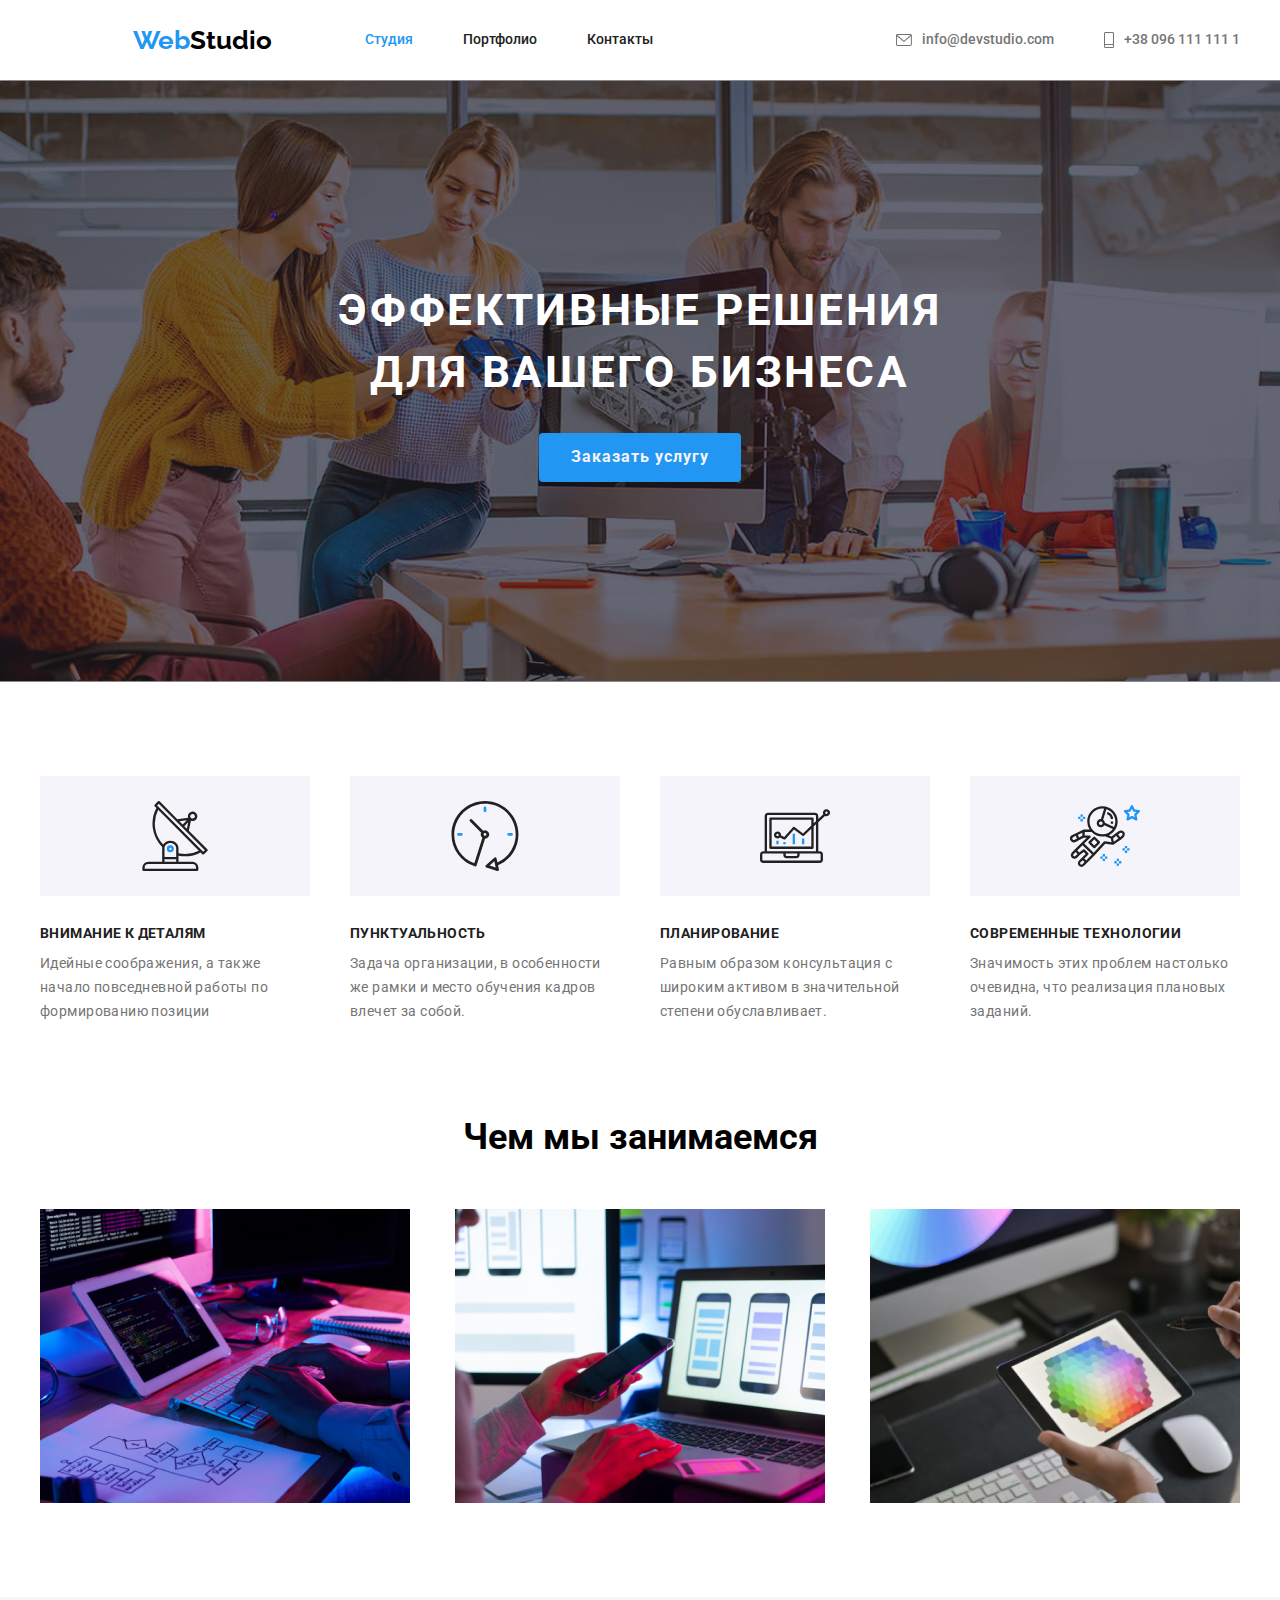
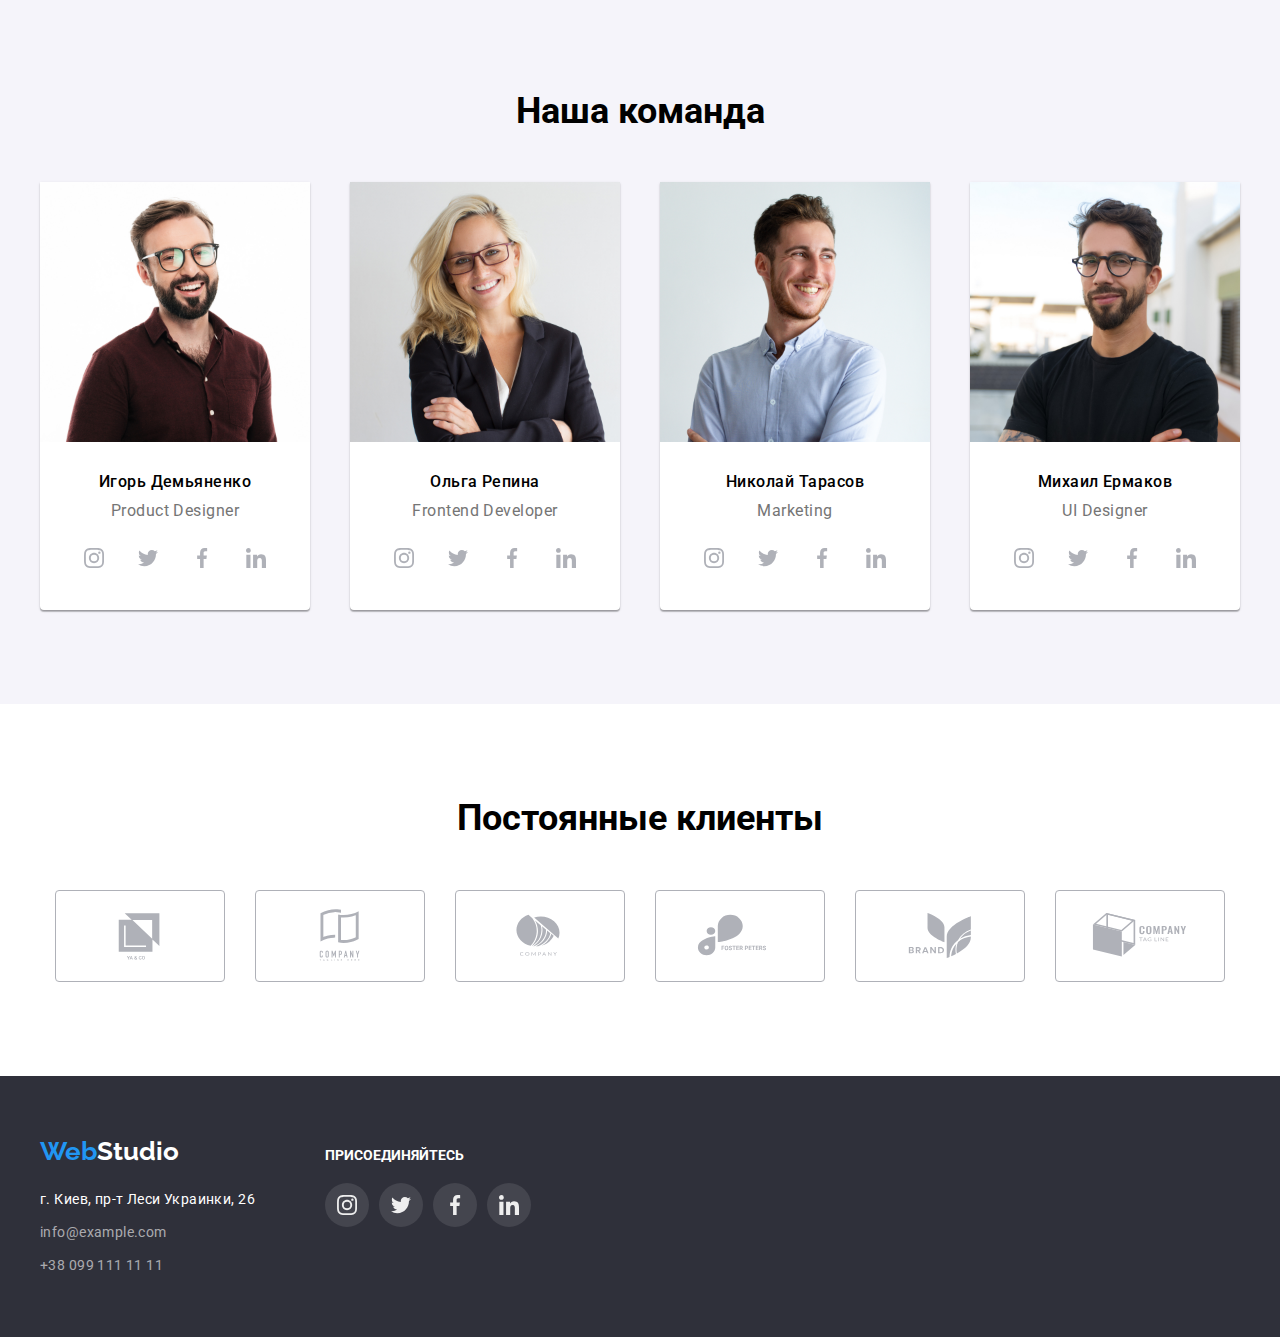
<file: index.html>
<!DOCTYPE html>
<html lang="ru">
<head>
  <meta charset="UTF-8">
  <meta http-equiv="X-UA-Compatible" content="IE=edge">
  <meta name="viewport" content="width=device-width, initial-scale=1.0">
 <title>WebStudio</title>
 <link href="https://fonts.googleapis.com/css2?family=Raleway:wght@700&family=Roboto:wght@400;500;700;900&display=swap" rel="stylesheet"> 
 <link rel="stylesheet" href="https://cdnjs.cloudflare.com/ajax/libs/modern-normalize/1.1.0/modern-normalize.min.css">
 <link rel="stylesheet" href="./css/styles.css"/>
</head>

<body>

<!--- Шапка сайта -->
 
  <header>
    <div  class="container page-header">
    <nav class="site-nav">
      <a href="./index.html" class="logo logos" lang="en" style= "color: #2196F3;">Web<span class="logo-second logos">Studio</span></a>
      <ul class="nav">
            <li class="item">
              <a href="./studio.tml" class="link" style= "color: #2196F3;">Студия</a>
            </li>
            <li class="item"><a href="./portfolio.html" class="link">Портфолио</a>
            </li>
            <li class="item"><a href="" class="link">Контакты</a>
            </li>
          </ul>
      </nav>
      
        <ul class="contact-nav">
        <li>
           <a class="nav-contact" href="mailto:info@devstudio.com" > 
              <svg class="icon-mail" width = "16" height = "12" >
            <use href="./images/icons.svg#envelope"></use>
          </svg>info@devstudio.com</a>
        </li>
       <li>
          <a class="nav-contact"   href="tel:+380961111111" ><svg class="icon-item" width = "10" height = "16">
            <use href="./images/icons.svg#smartfone"></use></svg>+38 096 111 111 1 </a>
          </li>
         </ul>
        </div>
      
  </header>
 <main>

<section class="hero">
  <div class="container">
  <h1 class="hero-title">Эффективные решения  для вашего бизнеса</h1>
  
  <button type="button" class="button-header">Заказать услугу</button>
</div>
</section>

<!-- характеристики -->

<section class="section">
  <div class="container">


  <h2 class="visually-hidden"> Характеристики </h2>
   <ul class="featurest-list">
   <li class="item ">
     <div class=" rectangia ">
    <svg  width = "70" height = "70">
      <use href="./images/icons.svg#antenna"></use>
    </svg>
  </div>
    <h3 class="section-title"> Внимание к деталям </h3>
     <p class="feature-text"> Идейные соображения, а также начало повседневной работы по формированию позиции</p>
  </li>
  <li class="item">
    <div class=" rectangia ">
    <svg  width = "70" height = "70">
      <use href="./images/icons.svg#clock"></use>
    </svg>
    </div>
    <h3 class="section-title">Пунктуальность</h3>
    <p class="feature-text"> Задача организации, в особенности же рамки и место обучения кадров влечет за собой. </p>
  </li>
  
  <li class="item">
    <div class=" rectangia ">
    <svg  width = "70" height = "70">
      <use href="./images/icons.svg#diagram"></use>
    </svg>
    </div>
    <h3 class="section-title">Планирование</h3>
     <p class="feature-text"> Равным образом консультация с широким активом в значительной степени обуславливает.</p>
  </li>
 <li class="item">
  <div class=" rectangia ">
  <svg  width = "70" height = "70">
    <use href="./images/icons.svg#astronaut"></use>
  </svg>
  </div>
      <h3 class="section-title">Современные технологии</h3>
      <p class="feature-text">Значимость этих проблем настолько очевидна, что реализация плановых заданий.</p>
</li>
  </ul>
</div>
</section>
 
<!-- Деятельность -->
<section class="section  blok">
  <div class="container">
 <h2 class="box-header"> Чем мы занимаемся</h2>
  <ul class="box-img">
   <li class="item">
<img src="./images/img(3).png" alt="Набор кода в программе" width="370"> </li>
<li class="item">
  <img src="./images/img(4).png" alt="Процесс работы телефон с компьютером" width="370"> </li>
  <li class="item">
    <img src="./images/img(5).png" alt="Работа с графикой" width="370"> </li>
</ul>
</div>
</section>

  <!-- Команда -->

  <section class="section cooper">
    <div class="container">
    <h2 class="team-header"> Наша команда </h2>
<ul class="team-card">
    <li class="worker"> <img src="./images/demynenko.jpg" alt="Фото Демьяненко" width="270">
    <div class="team">
    <h3 class="text">Игорь Демьяненко</h3> 
    <p class="srift"> Product Designer</p>
     <ul class="socials">
       <li class="socials-item">
         <a class="socials-link" href="">
      <svg class="socials-icon"  width="20" height="20" >
        <use href="./images/icons.svg#instagram" width = "20px" height = "20px"></use>
      </svg>
    </a>
    </li>
    <li class="socials-item">
      <a class="socials-link" href="">
      <svg class="socials-icon"  width="20" height="20">
        <use href="./images/icons.svg#twitter"></use>
      </svg>
      </a>
    </li>
    <li class="socials-item">
      <a class="socials-link" href="">
      <svg class="socials-icon"  width="20" height="20">
        <use href="./images/icons.svg#facebook"></use>
      </svg>
    </a>
    </li>
    <li class="socials-item">
      <a class="socials-link" href="">
      <svg class="socials-icon"  width="20" height="20">
        <use href="./images/icons.svg#linkedin"></use>
      </svg>
      </a>
    </li>
    </ul>
</div>
  </li>
  <li class="worker"> <img  src="./images/repina.jpg" alt="Фото Репина" width="270">
      <div class="team">
    <h3 class="text"> Ольга Репина </h3> 
     <p class="srift">Frontend Developer </p> 
     <ul class="socials">
      <li class="socials-item">
        <a class="socials-link" href="">
     <svg class="socials-icon"  width="20" height="20" >
       <use href="./images/icons.svg#instagram" width = "20px" height = "20px"></use>
     </svg>
   </a>
   </li>
   <li class="socials-item">
     <a class="socials-link" href="">
     <svg class="socials-icon"  width="20" height="20">
       <use href="./images/icons.svg#twitter"></use>
     </svg>
     </a>
   </li>
   <li class="socials-item">
     <a class="socials-link" href="">
     <svg class="socials-icon"  width="20" height="20">
       <use href="./images/icons.svg#facebook"></use>
     </svg>
   </a>
   </li>
   <li class="socials-item">
     <a class="socials-link" href="">
     <svg class="socials-icon"  width="20" height="20">
       <use href="./images/icons.svg#linkedin"></use>
     </svg>
     </a>
   </li>
   </ul>
    </div>
  </li>
    <li class="worker"> <img src="./images/tarasov.jpg" alt="Фото Тарасов" width="270">
      <div class="team">
     <h3 class="text"> Николай Тарасов </h3> 
     <p class="srift"> Marketing </p>
     <ul class="socials">
      <li class="socials-item">
        <a class="socials-link" href="">
     <svg class="socials-icon"  width="20" height="20" >
       <use href="./images/icons.svg#instagram" width = "20px" height = "20px"></use>
     </svg>
   </a>
   </li>
   <li class="socials-item">
     <a class="socials-link" href="">
     <svg class="socials-icon"  width="20" height="20">
       <use href="./images/icons.svg#twitter"></use>
     </svg>
     </a>
   </li>
   <li class="socials-item">
     <a class="socials-link" href="">
     <svg class="socials-icon"  width="20" height="20">
       <use href="./images/icons.svg#facebook"></use>
     </svg>
   </a>
   </li>
   <li class="socials-item">
     <a class="socials-link" href="">
     <svg class="socials-icon"  width="20" height="20">
       <use href="./images/icons.svg#linkedin"></use>
     </svg>
     </a>
   </li>
   </ul>
    </div>
   </li>
    <li class="worker"> <img src="./images/ermakov.jpg" alt="Фото Ермаков" width="270">
      <div class="team">
      <h3 class="text"> Михаил Ермаков </h3> 
     <p class="srift"> UI Designer </p> 
     <ul class="socials">
      <li class="socials-item">
        <a class="socials-link" href="">
     <svg class="socials-icon"  width="20" height="20" >
       <use href="./images/icons.svg#instagram" width = "20px" height = "20px"></use>
     </svg>
   </a>
   </li>
   <li class="socials-item">
     <a class="socials-link" href="">
     <svg class="socials-icon"  width="20" height="20">
       <use href="./images/icons.svg#twitter"></use>
     </svg>
     </a>
   </li>
   <li class="socials-item">
     <a class="socials-link" href="">
     <svg class="socials-icon"  width="20" height="20">
       <use href="./images/icons.svg#facebook"></use>
     </svg>
   </a>
   </li>
   <li class="socials-item">
     <a class="socials-link" href="">
     <svg class="socials-icon"  width="20" height="20">
       <use href="./images/icons.svg#linkedin"></use>
     </svg>
     </a>
   </li>
   </ul>
      </div>
    </li>
  </ul>
</div>
</section>

<section class="section">
<div class="container">
<h2 class="team-header"> Постоянные клиенты </h2>
<ul class="constanta">
  <li class="client-item">
    <a class="client" href="">
      <svg class="client-icon" width="106" height="60" >
        <use href="./images/icons.svg#Logo6">
      </use>
      </svg>
    </a>
  </li>
  <li class="client-item">
    <a class="client"  href="">
      <svg class="client-icon" width="106" height="60">
        <use href="./images/icons.svg#Logo4">
      </use>
      </svg>
    </a>
  </li>
  <li class="client-item">
    <a class="client" href="">
      <svg class="client-icon" width="106" height="60" >
        <use href="./images/icons.svg#Logo3">
      </use>
      </svg>
    </a>
  </li>
  <li class="client-item">
    <a class="client"  href="">
      <svg class="client-icon" width="106" height="60" >
        <use href="./images/icons.svg#Logo2">
      </use>
      </svg>
    </a>
  </li>
  <li class="client-item">
    <a class="client"  href="">
      <svg class="client-icon" width="106" height="60">
        <use href="./images/icons.svg#Logo1">
      </use>
      </svg>
    </a>
  </li>
  <li class="client-item">
    <a class="client"  href="">
      <svg class="client-icon" width="106" height="60">
        <use href="./images/icons.svg#Logo">
      </use>
      </svg>
    </a>
  </li>
</ul>
</div>
</section>
</main>

<footer>
  
  <div class="footer">
    <div class="container  footer-container">
      <div class="podval">
     <a href="./index.html" class="logo logos" lang="en" style="color: #2196F3;">Web<span class="logo-second name  logos">Studio</span></a>
      <address>
       <ul class="contact">
      <li > <a class="litter-contact  map" href="https://www.google.com/maps/place/%D0%B1%D1%83%D0%BB.+%D0%9B%D0%B5%D1%81%D0%B8+%D0%A3%D0%BA%D1%80%D0%B0%D0%B8%D0%BD%D0%BA%D0%B8,+26,+%D0%9A%D0%B8%D0%B5%D0%B2,+02000/@50.4265807,30.5361971,17z/data=!3m1!4b1!4m5!3m4!1s0x40d4cf0e033ecbe9:0x57a4dffefec77da0!8m2!3d50.4265807!4d30.5383858">г. Киев, пр-т Леси Украинки, 26</a></li>
      <li > <a class="litter-contact  time" href="mailto:info@example.com"> info@example.com </a></li>
      <li > <a class=" point" href="tel:+380991111111"> +38 099 111 11 11 </a></li>
</ul>
</address>
</div>

<div class="all-vector">
 <p class="vector">присоединяйтесь</p>
   
  <ul class="socials">
    <li class="socials-item">
      <a class="socials-footer" href="">
   <svg class="icon-footer"  width="20" height="20" >
     <use href="./images/icons.svg#instagram" width = "20" height = "20"></use>
   </svg>
 </a>
 </li>
 <li class="socials-item">
   <a class="socials-footer" href="">
   <svg class="icon-footer"  width="20" height="20">
     <use href="./images/icons.svg#twitter"></use>
   </svg>
   </a>
 </li>
 <li class="socials-item">
   <a class="socials-footer" href="">
   <svg class="icon-footer"  width="20" height="20">
     <use href="./images/icons.svg#facebook"></use>
   </svg>
 </a>
 </li>
 <li class="socials-item">
   <a class="socials-footer" href="">
   <svg class="icon-footer"  width="20" height="20">
     <use href="./images/icons.svg#linkedin"></use>
   </svg>
   </a>
 </li>
 </ul>
</div>

</div>
</div>

</footer>


</body>
</html>
</file>
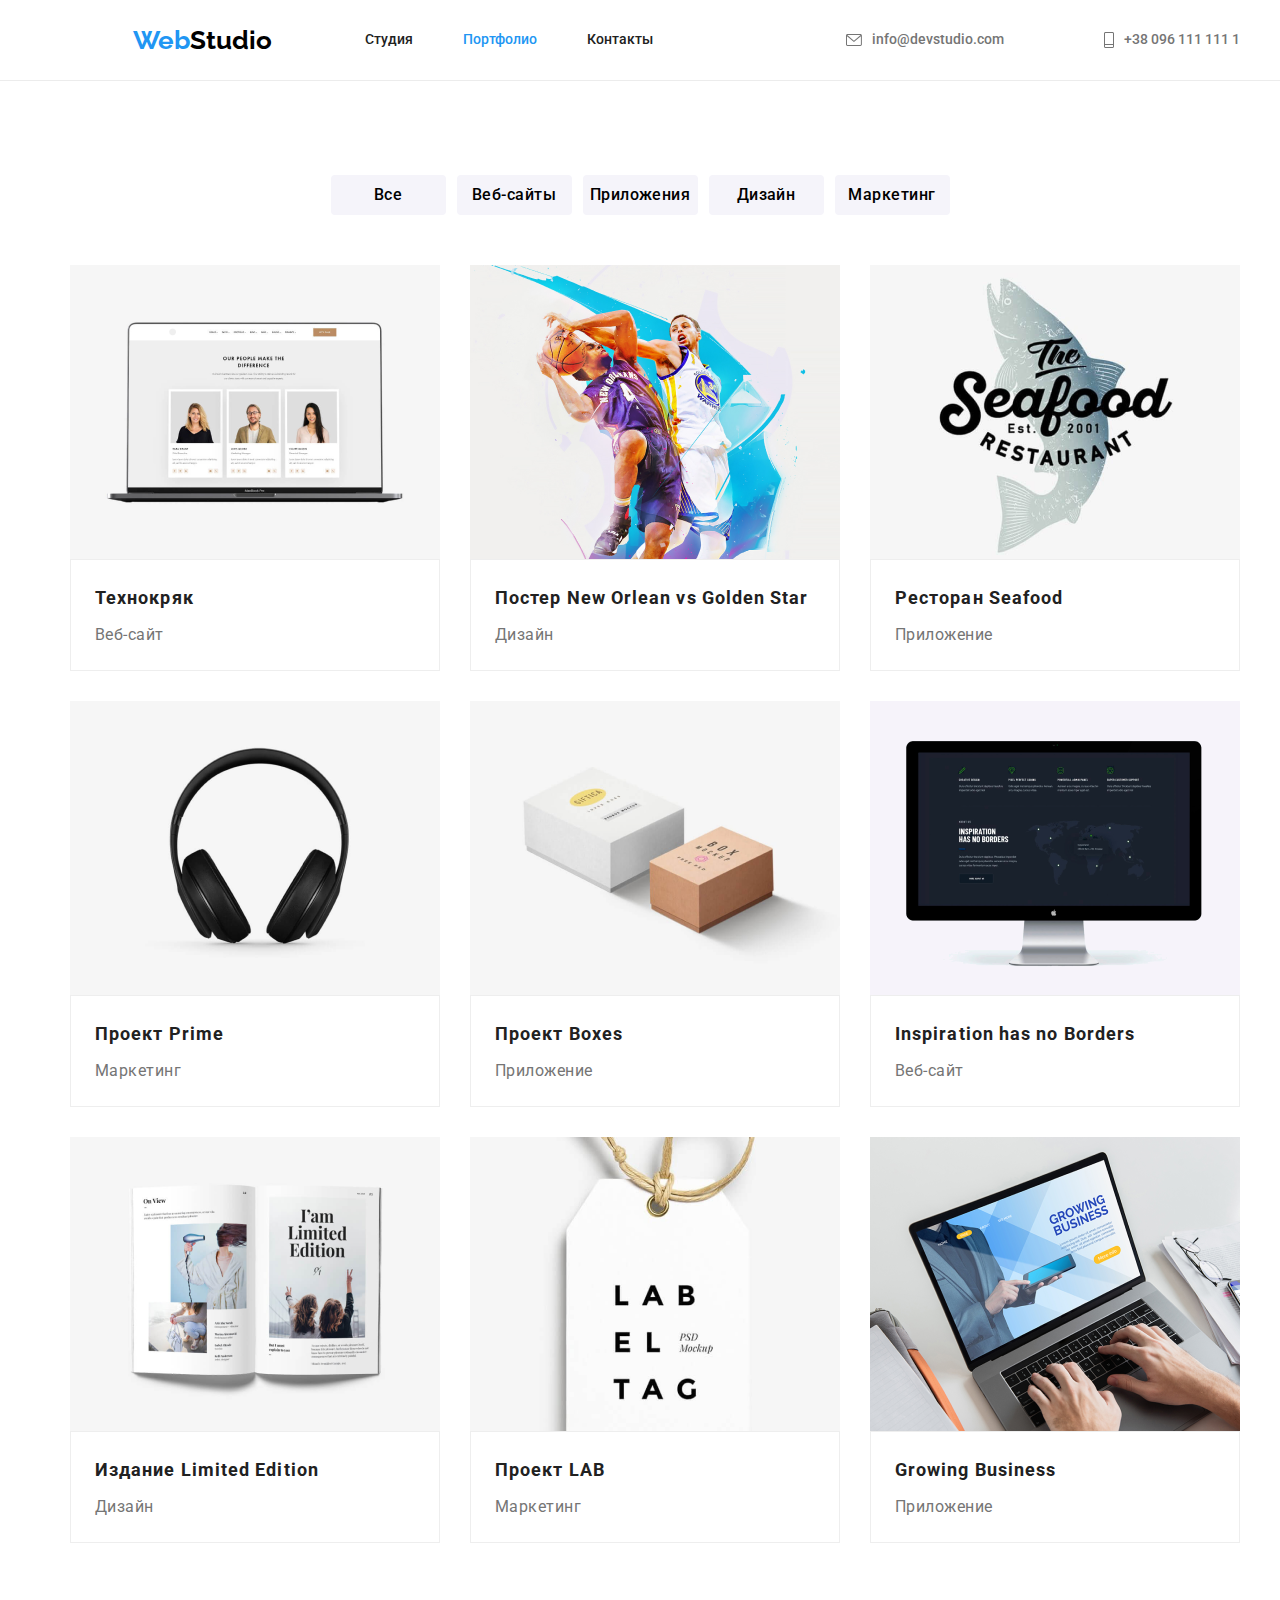
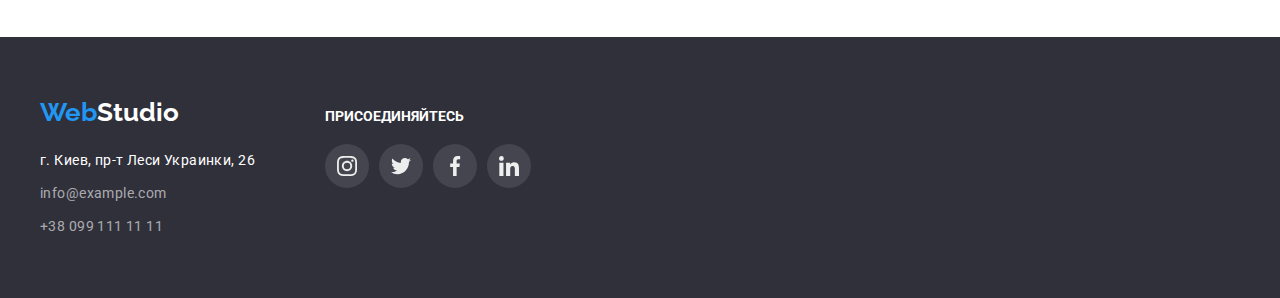
<file: portfolio.html>
<!DOCTYPE html>
<html lang="ru">
<head>
  <meta charset="UTF-8">
  <meta http-equiv="X-UA-Compatible" content="IE=edge">
  <meta name="viewport" content="width=device-width, initial-scale=1.0">
 <title>Document</title>
 <link href="https://fonts.googleapis.com/css2?family=Raleway:wght@700&family=Roboto:wght@400;500;700;900&display=swap" rel="stylesheet"> 
 <link rel="stylesheet" href="https://cdnjs.cloudflare.com/ajax/libs/modern-normalize/1.1.0/modern-normalize.min.css">
 <link rel="stylesheet" href="./css/styles.css" />
</head>

<body>
       
  <header class="header-por">
  <div class="container page-header  " >
  <nav class="site-nav">
      <a href="./index.html" class="logo  logos" lang="en" style= "color: #2196F3;" >Web<span class="logo-second  logos">Studio</span></a>
      <ul class="nav">
            <li class="item"><a href="./index.html" class="link">Студия</a></li>
            <li class="item"><a href="./portfolio.html" class="link"  style= "color: #2196F3;">Портфолио</a></li>
            <li class="item"><a href="" class="link">Контакты</a></li>
          </ul>
        </nav>
        <ul class="contact-nav  link-van">
          <li class="item"><a href="mailto:info@devstudio.com" class="nav-contact"><svg class="icon-mail" width = "16" height = "12" >
            <use href="./images/icons.svg#envelope"></use>
          </svg>info@devstudio.com</a></li>
          <li class="item"><a href="tel:+380961111111" class="nav-contact"><svg class="icon-item" width = "10" height = "16" >
            <use href="./images/icons.svg#smartfone"></use></svg>+38 096 111 111 1</a></li>
         </ul>
  </div>
      </header>


 <main> 
   <section class="section">
  <div class="container">
<h1  class="visually-hidden" >Портфолио</h1>
<div class="filter-nav">
<button type="button" class="filter  but-shadow">Все</button>
<button type="button" class="filter  but-shadow" >Веб-сайты</button>
<button type="button" class="filter  but-shadow">Приложения</button>
<button type="button" class="filter  but-shadow">Дизайн</button>
<button type="button" class="filter  but-shadow" >Маркетинг</button>
</div>


<ul class="portfolio">
  
  <li class="element ">  
    <a  class="span-shadow" href="">
   <img src="./images/texno.png" alt="Технокряк" width="370">
  <div class="box-bottom">
  <h2 class="title">Технокряк</h2>
   <p class="project">Веб-сайт</p>
  </div>
  </a>
</li>



<li class="element">
  <a  class="span-shadow" href="">
  <img src="./images/постер.png" alt="Постер New Orlean vs Golden Star" width="370">
  <div class="box-bottom">
  <h2 class="title">Постер New Orlean vs Golden Star</h2>
  <p class="project">Дизайн</p>
  </div>
</a>
</li>


<li class="element">
  <a  class="span-shadow" href="">
<img src="./images/ресторан.png" alt="Ресторан Seafood" width="370">
<div class="box-bottom">
<h2 class="title">Ресторан Seafood</h2>
<p class="project">Приложение</p>
</div>
</a>
</li>


<li class="element">
  <a class="span-shadow" href="">
  <img src="images/наушники.png" alt="Наушники" width="370">
  <div class="box-bottom">
<h2 class="title"> Проект Prime</h2>
  <p class="project">Маркетинг</p>
</div>
</a>
</li>


  <li class="element">
    <a  class="span-shadow" href="">
<img src="./images/проект.png" alt="Проект" width="370">
  <div class="box-bottom">
  <h2 class="title">Проект Boxes</h2>
  <p class="project">Приложение</p>
</div>
    </a>
</li>

<li class="element">
  <a  class="span-shadow" href="">
 <img src="./images/inspiration.png" alt="Монитор" width="370">
    <div class="box-bottom">
    <h2 class="title">Inspiration has no Borders</h2>
    <p class="project">Веб-сайт</p>
</div>
  </a>
</li>

  <li class="element">
    <a class="span-shadow" href="">
    <img src="./images/издание.png" alt="Журнал" width="370">
      <div class="box-bottom">
      <h2 class="title">Издание Limited Edition</h2>
      <p class="project">Дизайн</p>
  </div>
    </a>
  </li>

    <li class="element">
      <a class="span-shadow" href="">
      <img src="./images/LabelTag.png" alt="Этикетка" width="370">
        <div class="box-bottom">
        <h2 class="title">Проект LAB</h2>
        <p class="project">Маркетинг</p>
    </div>
      </a>
      </li>

      <li class="element">
        <a class="span-shadow" href="">
      <img src="./images/growing.png" alt="Набор текста" width="370">
          <div class="box-bottom">
          <h2 class="title">Growing Business</h2>
          <p class="project">Приложение</p>
      </div>
        </a>
      </li>
</ul>
</div> 
</section>
</main>

 <footer>

  <div class="footer ">
    <div class="container  footer-container">
      <div class="podval">
    <a href="./index.html" class="logo logos" lang="en" style="color: #2196F3;">Web<span class="logo-second name  logos">Studio</span></a>
      <address>
        <ul class="contact">
        <li> <a class="litter-contact map" href="https://www.google.com/maps/place/%D0%B1%D1%83%D0%BB.+%D0%9B%D0%B5%D1%81%D0%B8+%D0%A3%D0%BA%D1%80%D0%B0%D0%B8%D0%BD%D0%BA%D0%B8,+26,+%D0%9A%D0%B8%D0%B5%D0%B2,+02000/@50.4265807,30.5361971,17z/data=!3m1!4b1!4m5!3m4!1s0x40d4cf0e033ecbe9:0x57a4dffefec77da0!8m2!3d50.4265807!4d30.5383858">г. Киев, пр-т Леси Украинки, 26</a></li>
      <li><a class="litter-contact time" href="mailto:info@example.com"> info@example.com </a></li>
      <li ><a class="point" href="tel:+380991111111"> +38 099 111 11 11 </a></li>
      </ul>
    </address>
  </div>
  <div class="all-vector">
    <p class="vector">присоединяйтесь</p>
      
     <ul class="socials">
       <li class="socials-item">
         <a class="socials-footer" href="">
      <svg class="icon-footer"  width="20" height="20" >
        <use href="./images/icons.svg#instagram" width = "20" height = "20"></use>
      </svg>
    </a>
    </li>
    <li class="socials-item">
      <a class="socials-footer" href="">
      <svg class="icon-footer"  width="20" height="20">
        <use href="./images/icons.svg#twitter"></use>
      </svg>
      </a>
    </li>
    <li class="socials-item">
      <a class="socials-footer" href="">
      <svg class="icon-footer"  width="20" height="20">
        <use href="./images/icons.svg#facebook"></use>
      </svg>
    </a>
    </li>
    <li class="socials-item">
      <a class="socials-footer" href="">
      <svg class="icon-footer"  width="20" height="20">
        <use href="./images/icons.svg#linkedin"></use>
      </svg>
      </a>
    </li>
    </ul>
   </div>
    </div>
    </div>
  </footer>

</body>

</html>
</file>
<file: css/styles.css>
/*Цвет основного текста color: #212121 */
/* цвет вторичного текста #757575 */
/*акцент #2196F3 */

:root {
    --primary-text-color: #212121;
    --title-text-color:#757575;
    --accent-color: #2196f3;
    --primary-bg-color:#F5F4FA;
}

body { 
    font-family:Roboto,sans-serif;
    font-size:14px;
    background-color: var(--primary-text-color--);
    color: var(--primary-bg-color--)
}
h1, h2, h3, h4, h5, h6,p{margin: 0px;
  padding: 0px;}

.list{ list-style: none;
       padding-left: 0;
       margin: 0;}

       *,*::before,*::after{ box-sizing: inherit;}

.visually-hidden {
    position: absolute;
    width: 1px;
    height: 1px;
    margin: -1px;
    padding: 0;
    overflow: hidden;
    border: 0;
    clip: rect(0 0 0 0);
}
/*Логотип*/


.brd {border-bottom: 1px solid #ECECEC;}


.logo {
    font-family:  "Raleway", sans-serif;
    font-size: 26px;
    line-height: 1.19;
    text-decoration: none;
    margin-bottom: 0px;}
    
    .logo-second {
    color: #000000;
    font-weight: bold;
    }

    .logos {
        font-size: 26px;
        font-weight: bold;
        font-family: "Raleway", sans-serif;}


    .list{
        list-style: none;
        padding-left: 0;
        margin: 0;
    }

    ul{ 
        list-style: none;
        margin: 0;
        padding: 0;
    }
    
   


    .menu-nav-list {
        margin-left: 93px;
        display: flex;  }
    

    .menu-nav-list .item + .item {
            margin-left: 50px;
        }
    
        .menu-nav-list :hover,
        .menu-nav-list :focus {
        color: var(--accent-color);
        }
   

    /* Основной сайт*/


     
    .container {
        width: 1200px;
        padding-left: 15px;
        padding-right: 15px;
        margin-left: auto;
        margin-right: auto;}
    
    
    .menu-nav-list :hover,
    .menu-nav-list :focus {
    color: var(--accent-color);}

    .nav-contact {
    display: flex;
    line-height:1.14;
    color: var(--title-text-color);
    text-decoration: none;}



    .nav-contact:hover .icon-mail,
    .nav-contact:focus .icon-mail{  
        fill: #2196F3;}
        
    .nav-contact:hover .icon-item,
    .nav-contact:focus .icon-item{  
        fill: #2196F3;}        
            
    .nav-contact:hover,
    .nav-contact:focus {  
        color: var(--accent-color);}


 .hero { max-width: 1600px;
 text-align: center;
 padding: 200px 0 200px 0;
 margin: 0 auto;
 background-repeat: no-repeat;
 background-position: center;
 background-color: #C4C4C4;
 background-image: linear-gradient(
      to bottom,
      rgba(47, 48, 58, 0.4),
      rgba(47, 48, 58, 0.4)
    ),
    url(../images/hero.jpg);}


 .hero-title {
    width: 696px;
    margin:0 auto;
    text-align: center;
    font-size:44px;
    line-height: 1.4;
    color: #FFFFFF;
    text-transform: uppercase;
    letter-spacing: 0.06em;}    

.container-button{
margin-top: 30px;    
text-align: center;}


.hero .button-header {
    margin-top: 30px;
    font-weight: bold;
    padding: 10px 32px;
    font-size: 16px;
    letter-spacing: 0.06em;
    border-radius: 4px;
    line-height: 1.8;
    color: var(--primary-bg-color);
    background-color: var(--accent-color);
    border: none;
}


.button-header:hover,
.button-header:focus{
    cursor: pointer; 
}



.section {
    padding-top: 94px;
    padding-bottom: 94px;
}

.blok {padding-top: 0;}


.section-title {
    font-size: 14px;
    margin-top: 0;
    margin-bottom: 10px;
    letter-spacing: 0.03em;
    text-transform: uppercase;
    font-weight: bold;
    font-style: 700;
    line-height: 1.14;
    color: var(--primary-text-color)}

.featurest-list {
display: flex;
justify-content: space-between;}


.rectangia {background-color: var(--primary-bg-color);
    width: 270px;
    height: 120px;
    display: flex;
    justify-content: center;
    align-items: center;
    padding: 25 100 25 100;
    margin-bottom: 30px;}


.featurest-list .item + .item{
    margin-left: 30px
}

.feature-text{
    font-family: "Roboto", sans-serif;
    font-size: 14px;
    font-style: 400;
    letter-spacing: 0.03em;
    line-height: 1.7;
    width: 270px;
    color:var(--title-text-color);
}



.box-header {
    margin-top: 0px;
    margin-bottom: 50px;
    font-size:36px;
    line-height:1.16;
    text-align: center;
}

.box-img {
    display: flex;
    justify-content: space-between;
}

.box-img .item{
width: 370px;
height: 294px;
left: 215px;
}


img{
    display: block;
    max-width: 100%;
    height: auto;}

 .cooper {
     background-color: #F5F4FA;
    
 }

.team-card {
        justify-content: space-between; 
        display: flex;
        background-color: var(--primary-bg-color);
        margin-top: 50px;}
        
        
.srift { color: var(--title-text-color);
         font-family: "Roboto" , sans-serif;
         font-style: normal;
         font-weight: normal;
         font-size: 16px;
         line-height: 19px;
         text-align: center;
         letter-spacing: 0.03em;
          margin-bottom: 16px;}

.team { padding-top: 30px;
        padding-bottom: 30px;}  
        
.text { margin-bottom: 10px;
    font-weight: 500;
    font-size: 16px;
    line-height: 19px;
    text-align: center;
    letter-spacing: 0.03em;}        

.team-header{
    margin: 0;
    font-size: 36px;
    text-align: center;}



.worker{
background: #FFFFFF;
box-shadow: 0px 1px 3px rgba(0, 0, 0, 0.12), 0px 1px 1px rgba(0, 0, 0, 0.14), 0px 2px 1px rgba(0, 0, 0, 0.2);
border-radius: 0px 0px 4px 4px;
text-align: center;
width: 270px;
height: 428px;
}
    

.worker .item + .item {
    margin-left: 30px;
}


.socials-link {
    display: flex;
    justify-content: center;
    align-items: center;
    width: 44px;
    height: 44px;
    background-color:#FFFFFF;
    border-radius: 50%;
    background-size: 20px;
    background-position: center;}

.socials-link:hover .socials-icon,
.socials-link:focus .socials-icon{
    background-color: #2196f3;
    fill: #FFFFFF;
}    

.socials-link:hover ,
.socials-link:focus{
    background-color: #2196f3;
}    

.socials-icon {fill: #AFB1B8;}

 .socials { display: flex;
    justify-content: center;} 

 .socials-item:not(:last-child){ margin-right: 10px;}

.socials {display:flex;}


.footer {
    padding: 60px 0 60px 0;
    background-color:  #2F303A;
}


.map {
    color: #FFFFFF;}

.name {color: #FFFFFF;
    margin-top: 0px;
    margin-bottom: 0px;}


.time {
    border-top: 9px;
    color: rgba(255, 255, 255, 0.6);}
   

/*линия портфолио*/

.header-por { 
    border-bottom: 1px solid #ECECEC;
}

.nav {display: flex;
      margin-left: 93px;}


/* СТИЛИ PORTFOLIO*/
.container {
        width: 1200px;
        padding-left: 15px;
        padding-right: 15px;
        margin-left: auto;
        margin-right: auto;}
        
.page-header {
display: flex;}

/*Site nav*/

.site-nav {
    display:flex;
    margin-left: 93px;
    align-items: center;}

.site-nav .item + .item{
    margin-left:50px;
}


.site-nav .link {
display: block;
padding-top: 32px;
padding-bottom: 32px;
font-family: Roboto, sans-serif;
font-weight: 500;
font-size: 14px;
line-height:1.14;
color: var(--primary-text-color);
text-decoration: none;
}

.site-nav .link:hover,
.site-nav .link:focus{
color:var(--accent-color); 
}

.contact {
    margin-top: 20px;
    margin-bottom: 0px;
}

.contact-nav {
    display: inline-flex;
    margin-left: auto; 
    padding-top: 32px;
    padding-bottom: 32px;
    font-family: Roboto, sans-serif;
    font-weight: 500;    
    line-height: 1.14;}




    .icon-item {
    fill:#757575;  
    margin-right: 10px;
    margin-left: 50px;}

.icon-mail {
    margin-right: 10px;
    fill: #757575;
    align-self: center;}

.contact-nav .item + .item
{margin-left: 50px;}





/*Portfolio*/
.filter-nav {
    margin-bottom: 50px;
    text-align: center;

   
}

.filter{
    background: #F5F4FA;
    border-radius: 4px;
    font-family: Roboto, sans-serif;
    font-weight: 500;
    font-size: 16px;
    line-height:1.62;
    cursor: pointer;
    border: transparent;
    letter-spacing: 0.03em;
    width: 103px;
    height: 38px;
}

.filter-nav .filter + .filter
{margin-left: 8px;}

.filter:hover,
.filter:focus{
color: var(--primary-bg-color);
background-color: var(--accent-color);
}

.color{ color: #2196f3;}




a { text-decoration: none;}

.title {
font-weight: 700;
font-size: 18px;
line-height: 2;
margin-bottom: 4px;
letter-spacing: 0.06em;
}

.portfolio {
    margin-top: -30px;
    padding: 0;
    display:flex;
    flex-wrap: wrap;
    list-style: none;}


.span-shadow:hover,
.span-shadow:focus
 {box-shadow: 0px 1px 1px rgba(0, 0, 0, 0.12), 0px 4px 4px rgba(0, 0, 0, 0.06), 1px 4px 6px rgba(0, 0, 0, 0.16);}   

 .span-shadow {
     display: block;
 }


.but-shadow:hover,
.but-shadow:focus {
    box-shadow: 0px 3px 1px rgba(0, 0, 0, 0.1), 0px 1px 2px rgba(0, 0, 0, 0.08), 0px 2px 2px rgba(0, 0, 0, 0.12);
}

.element {
    margin-left: 30px;
    margin-top: 30px;
    background: #FFFFFF;
    box-sizing: border-box;
    border-left: 30px;
    border-right: 30px;
    border-bottom: 30px;}

.element .title{
    color: var(--primary-text-color);
}

.project {
 font-family: Roboto, sans-serif;
font-weight: 400;   
font-size: 16px;
line-height:1.87;
letter-spacing: 0.03em;
color: var(--title-text-color);
text-decoration:none;
margin-top: 0;}



.element.project {
    color: var(--title-text-color);
}

.box-bottom {
    border: 1px solid #EEEEEE;
    padding-left: 24px;
    padding-top: 20px;
    padding-bottom: 20px;}
    
    
    /*Footer*/

.litter-contact{
    display: block;
    margin-bottom: 9px;
    line-height: 24px;
    letter-spacing:0.03em;
    text-decoration: none;
    font-style: normal;}
    




   /* Постоянніе клиенты*/


   .constanta{ 
       display: flex;
    justify-content: center;
    padding-top: 50px;} 


    .client {
        display: flex;
        justify-content: center;
        align-items: center;
         width: 170px;
        height: 92px;
        background-color:#FFFFFF;
        border: 1px solid #AFB1B8;
        box-sizing: border-box;
        border-radius: 4px;}

 
    .client-icon {fill: #AFB1B8;}
    

    .client-item:not(:last-child){ margin-right: 30px;}

    
    .client:hover .client-icon,
    .client:focus .client-icon{  fill: #2196F3;}
        
    .client:hover,
    .client:focus { border: 1px solid #2196f3;}
  
  

    .all-vector { display:inline-block;
        margin-left: 70px;}
   


    .vector{
    margin-bottom: 20px;
    text-transform: uppercase;
    color: #FFFFFF;
    font-weight: 700;}


    .socials-footer { display: flex;
        justify-content: center;
        align-items: center;
        width: 44px;
        height: 44px;
        background-color: rgba(255, 255, 255, 0.1);
        border-radius: 50%;
        background-size: 20px;
        background-position: center;}


        .icon-footer {fill: #EEEEEE;}

.socials-footer:hover,
.socials-footer:focus{
    background-color: #2196f3;
}    


.point {
    margin-bottom: 0px;
    line-height: 24px;
    letter-spacing:0.03em;
    font-style: normal;
    border-top: 9px;
color: rgba(255, 255, 255, 0.6)}

.podval { display:block}

.footer-container {display: flex;
    align-items: baseline;}
</file>
